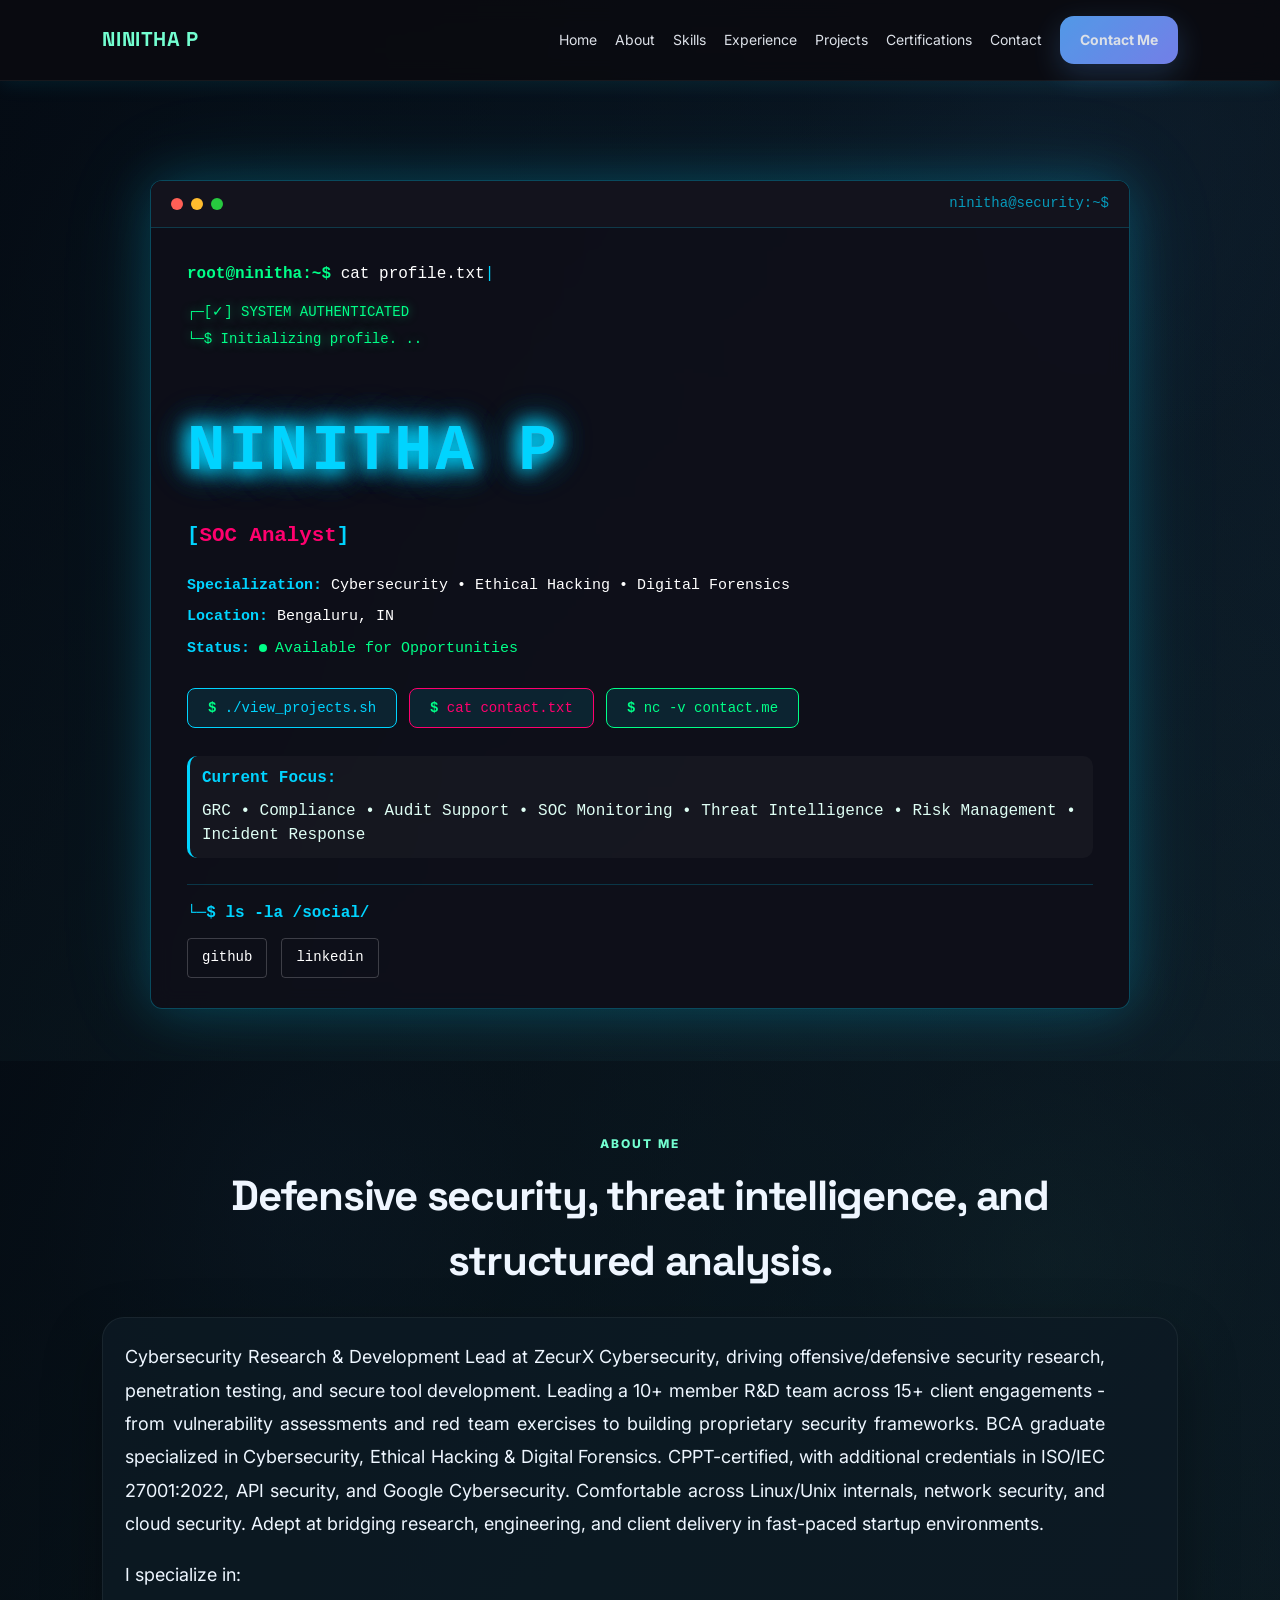
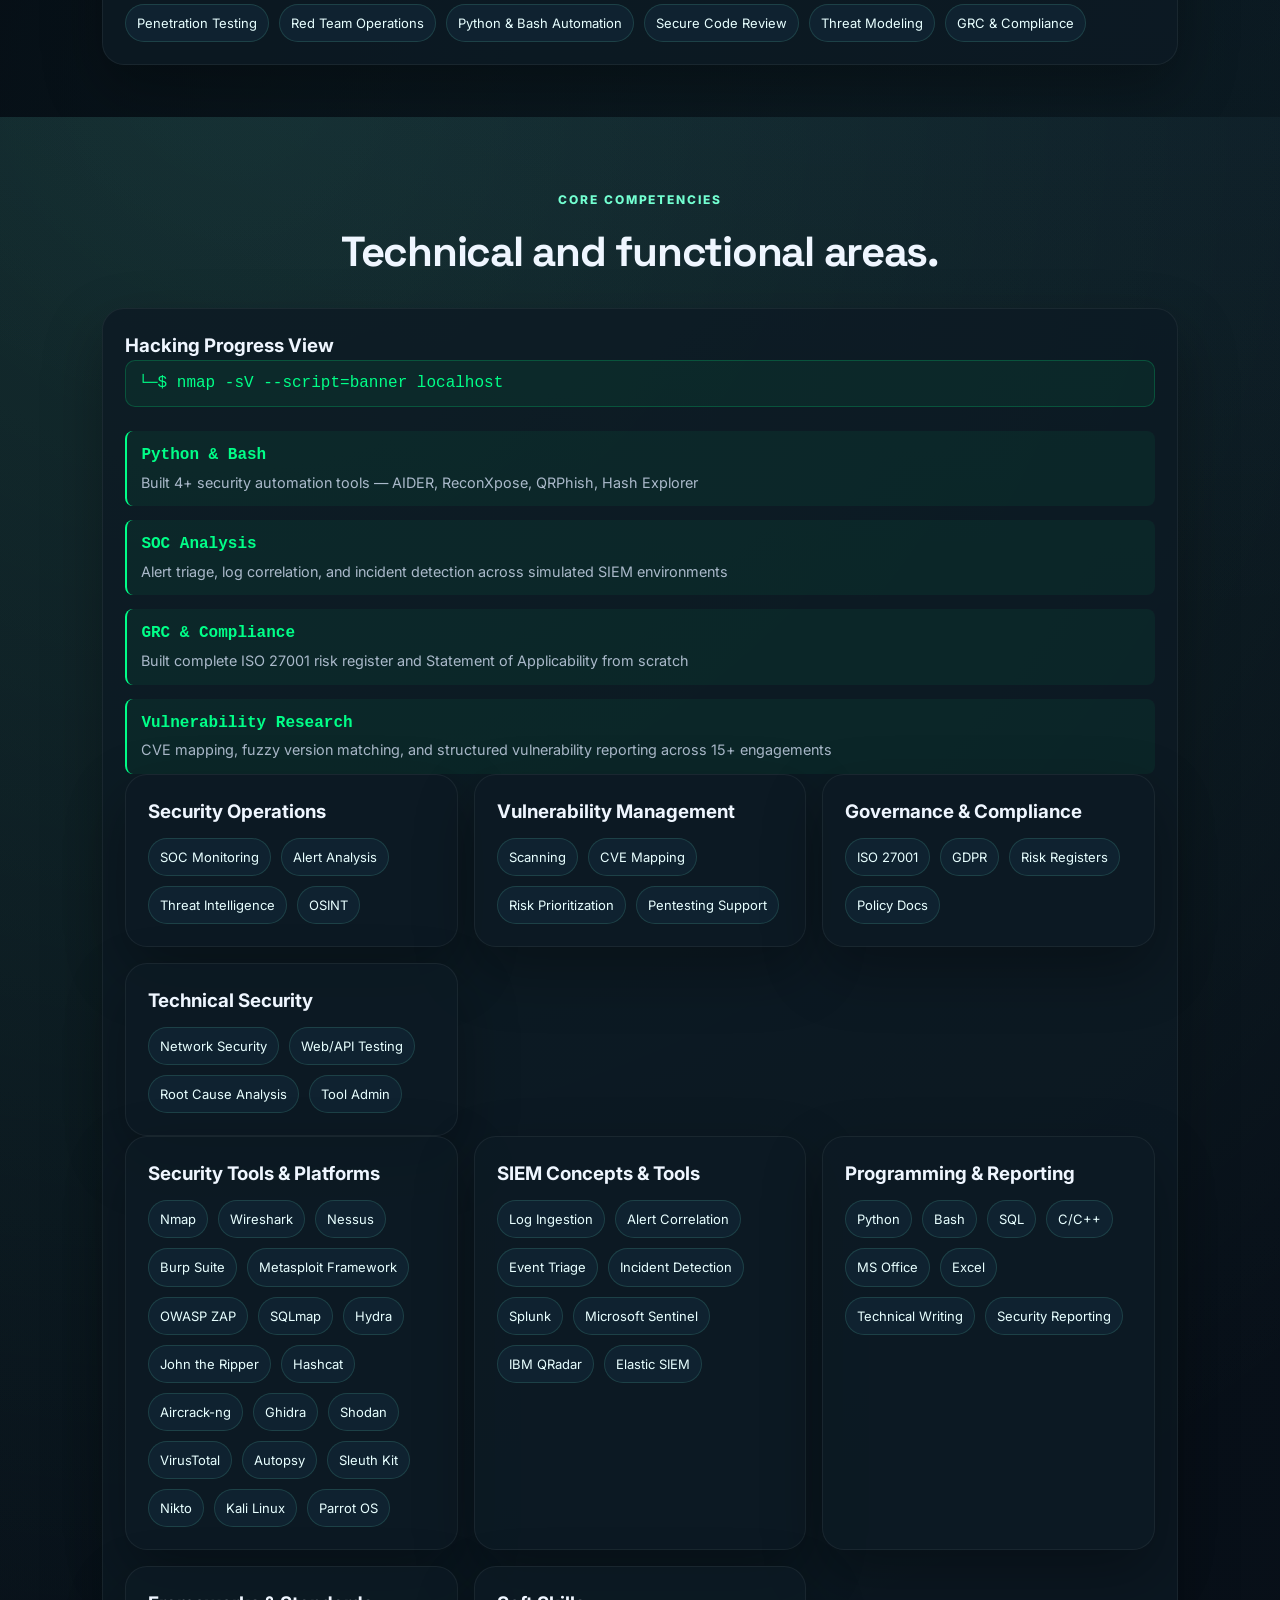
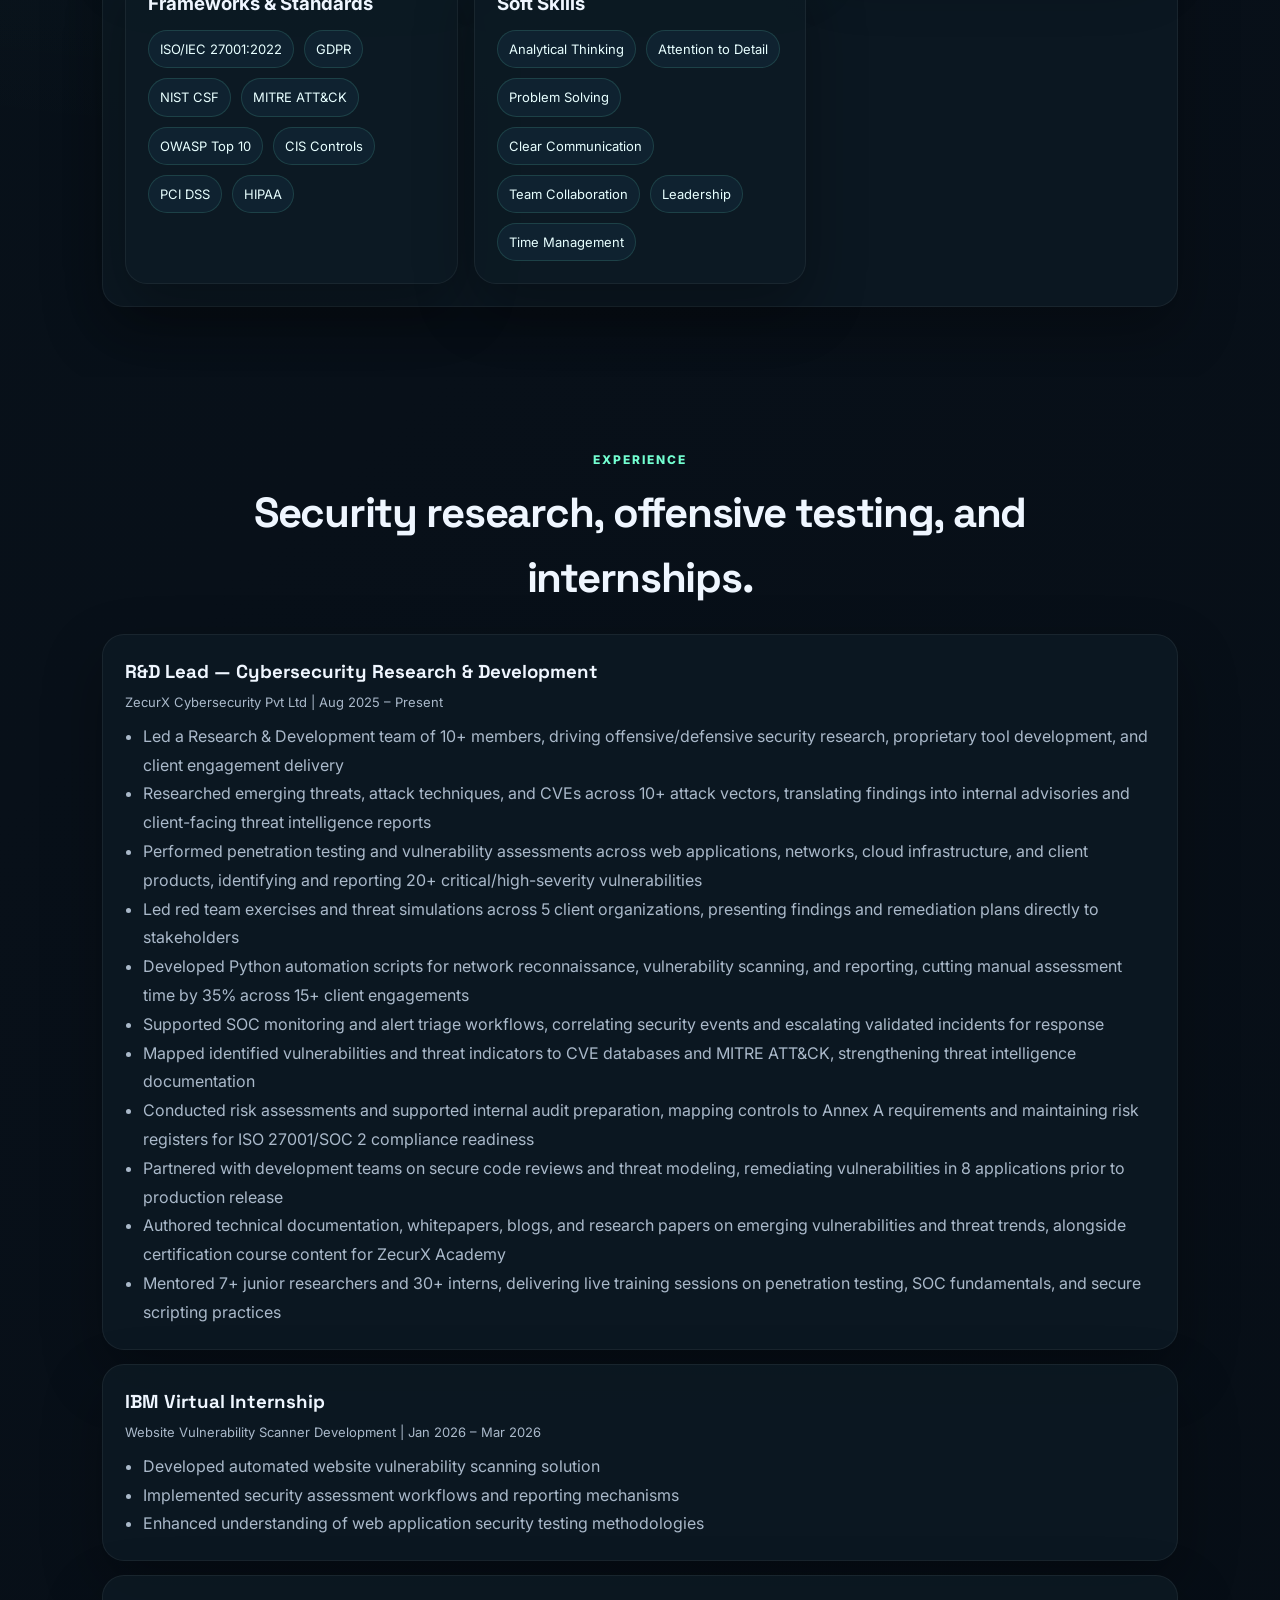
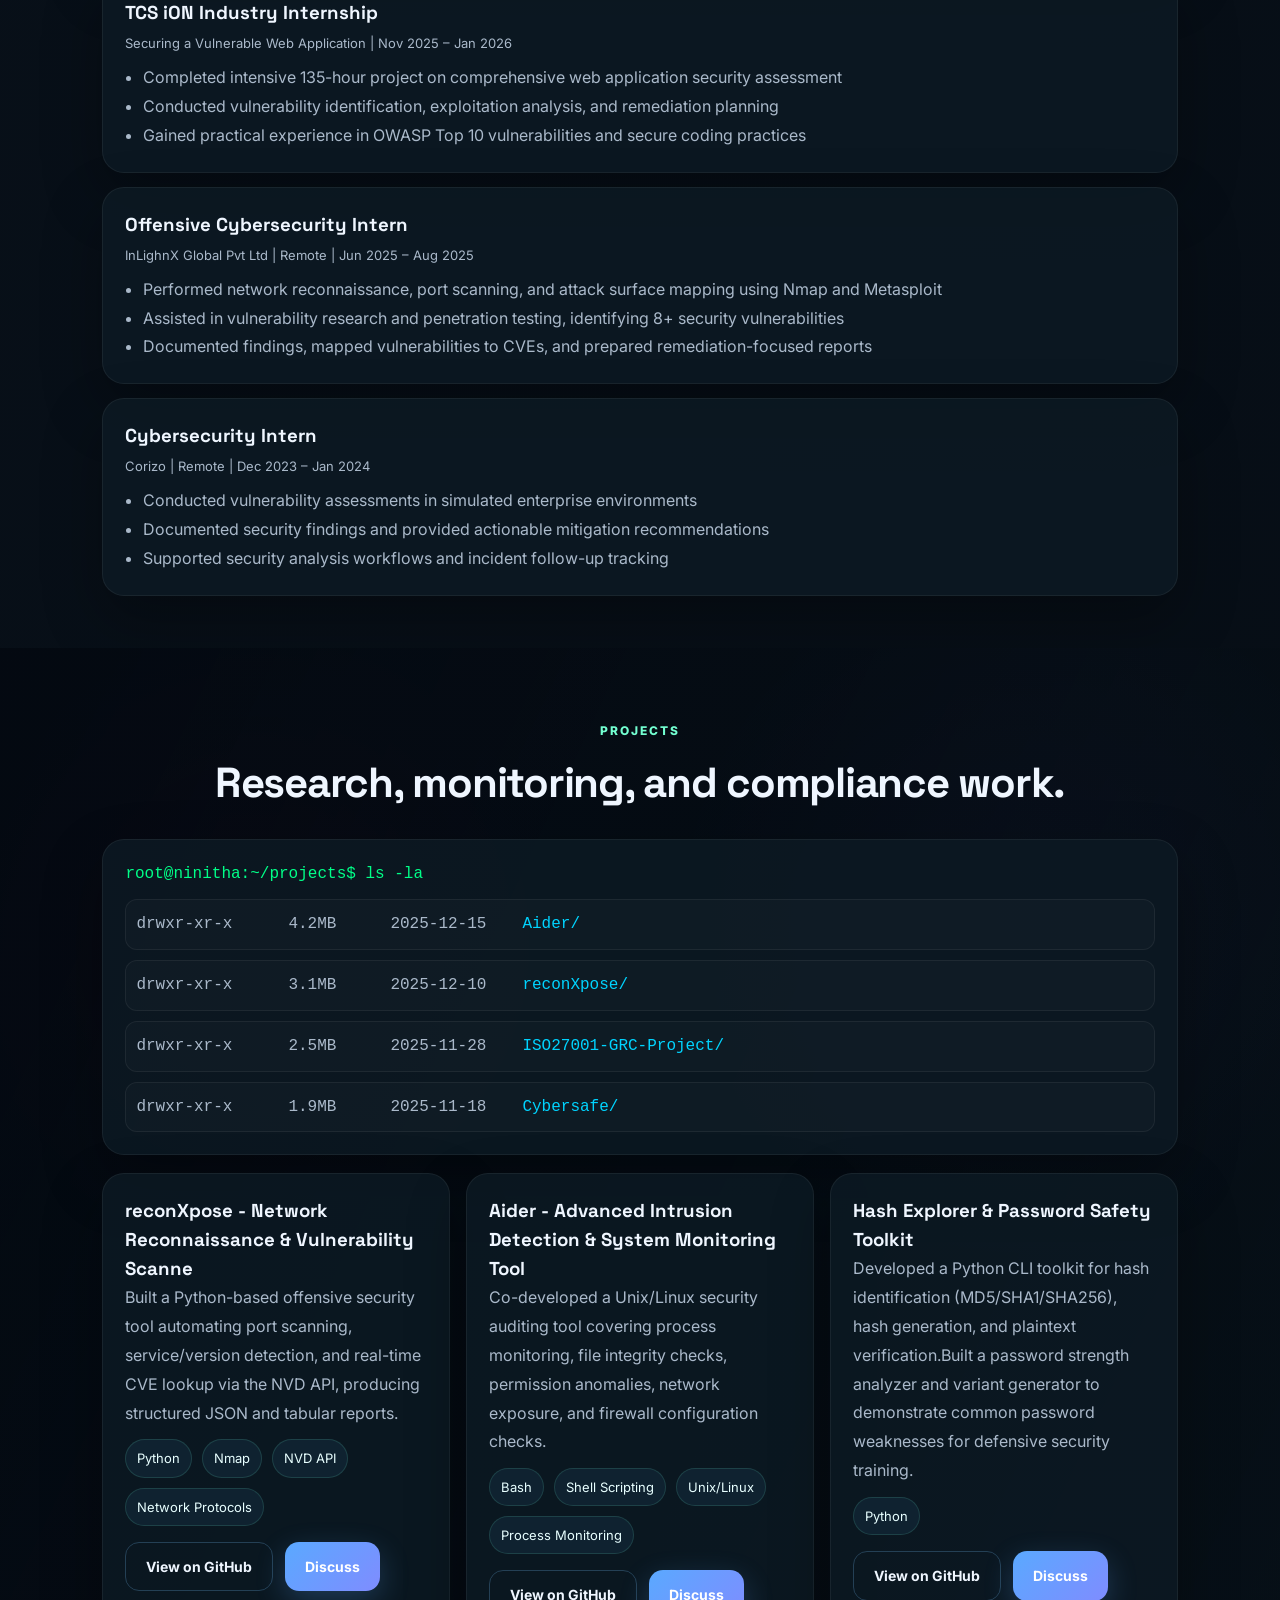
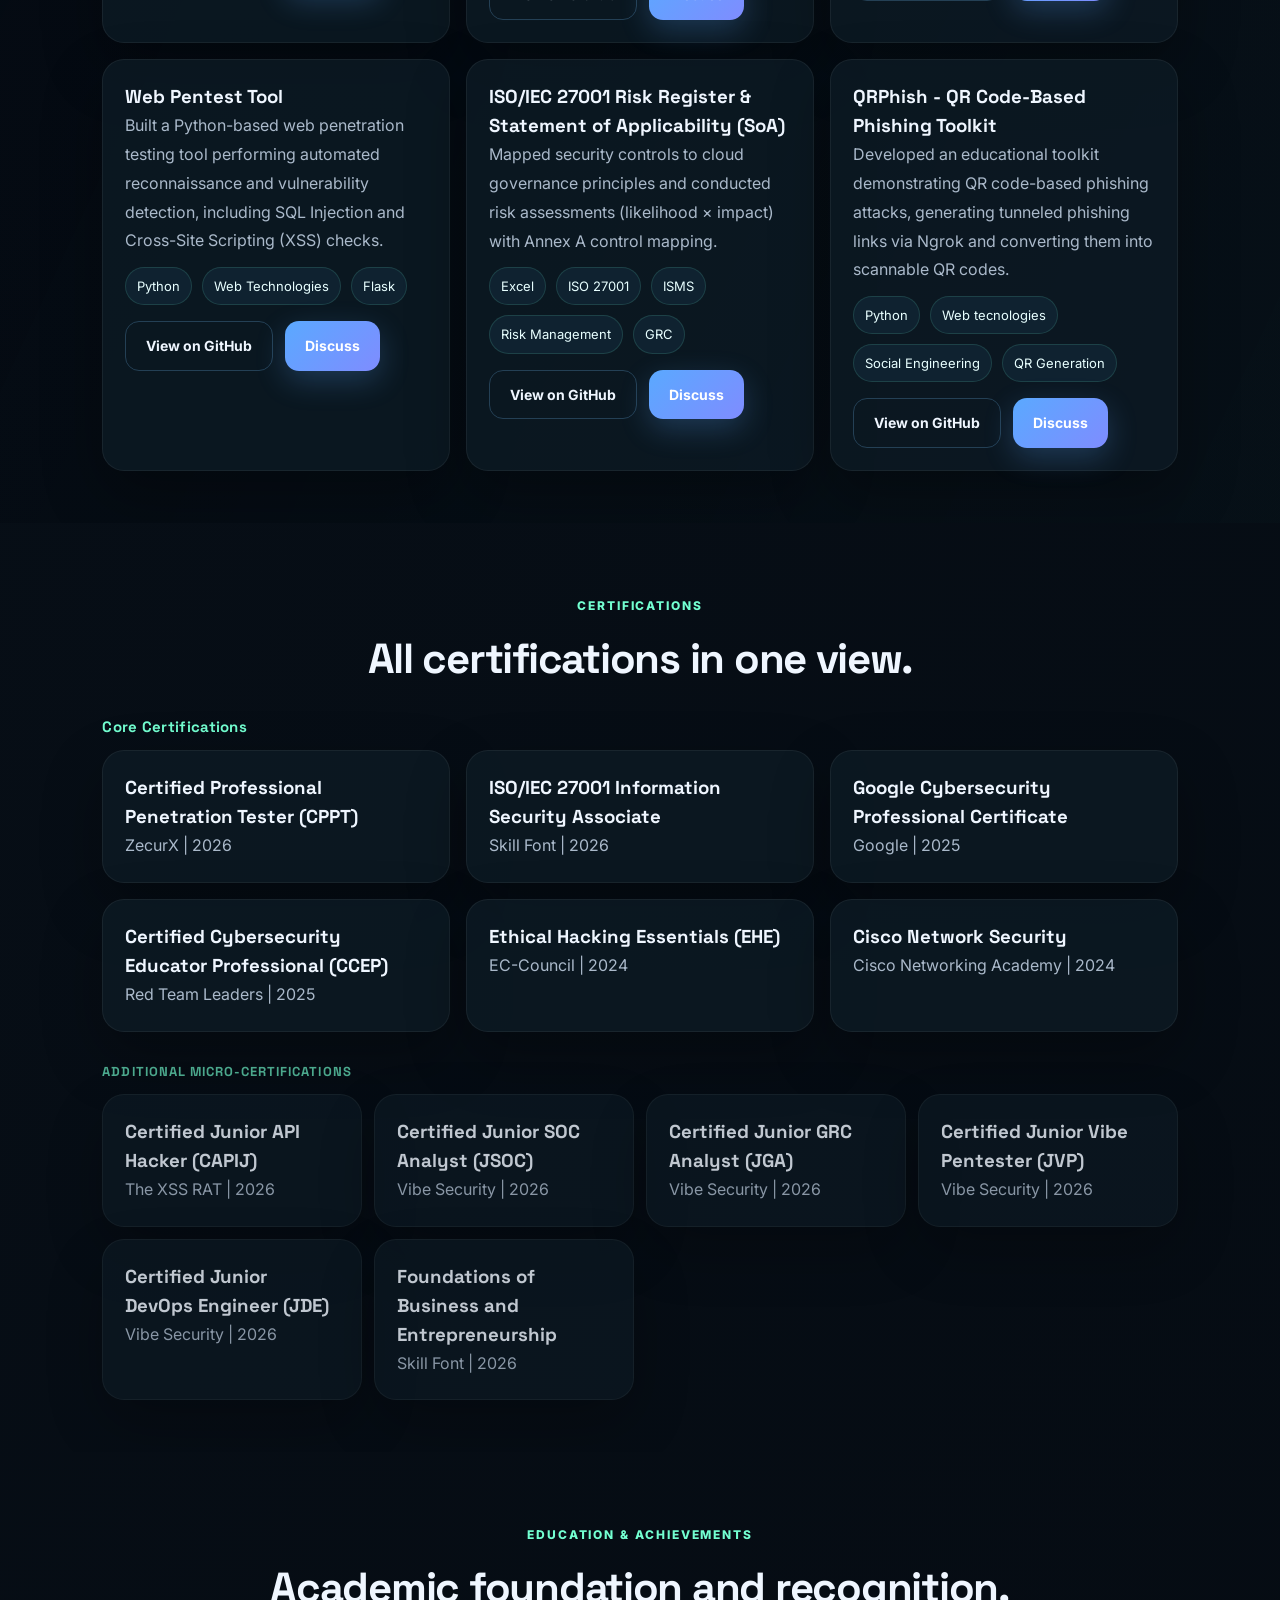
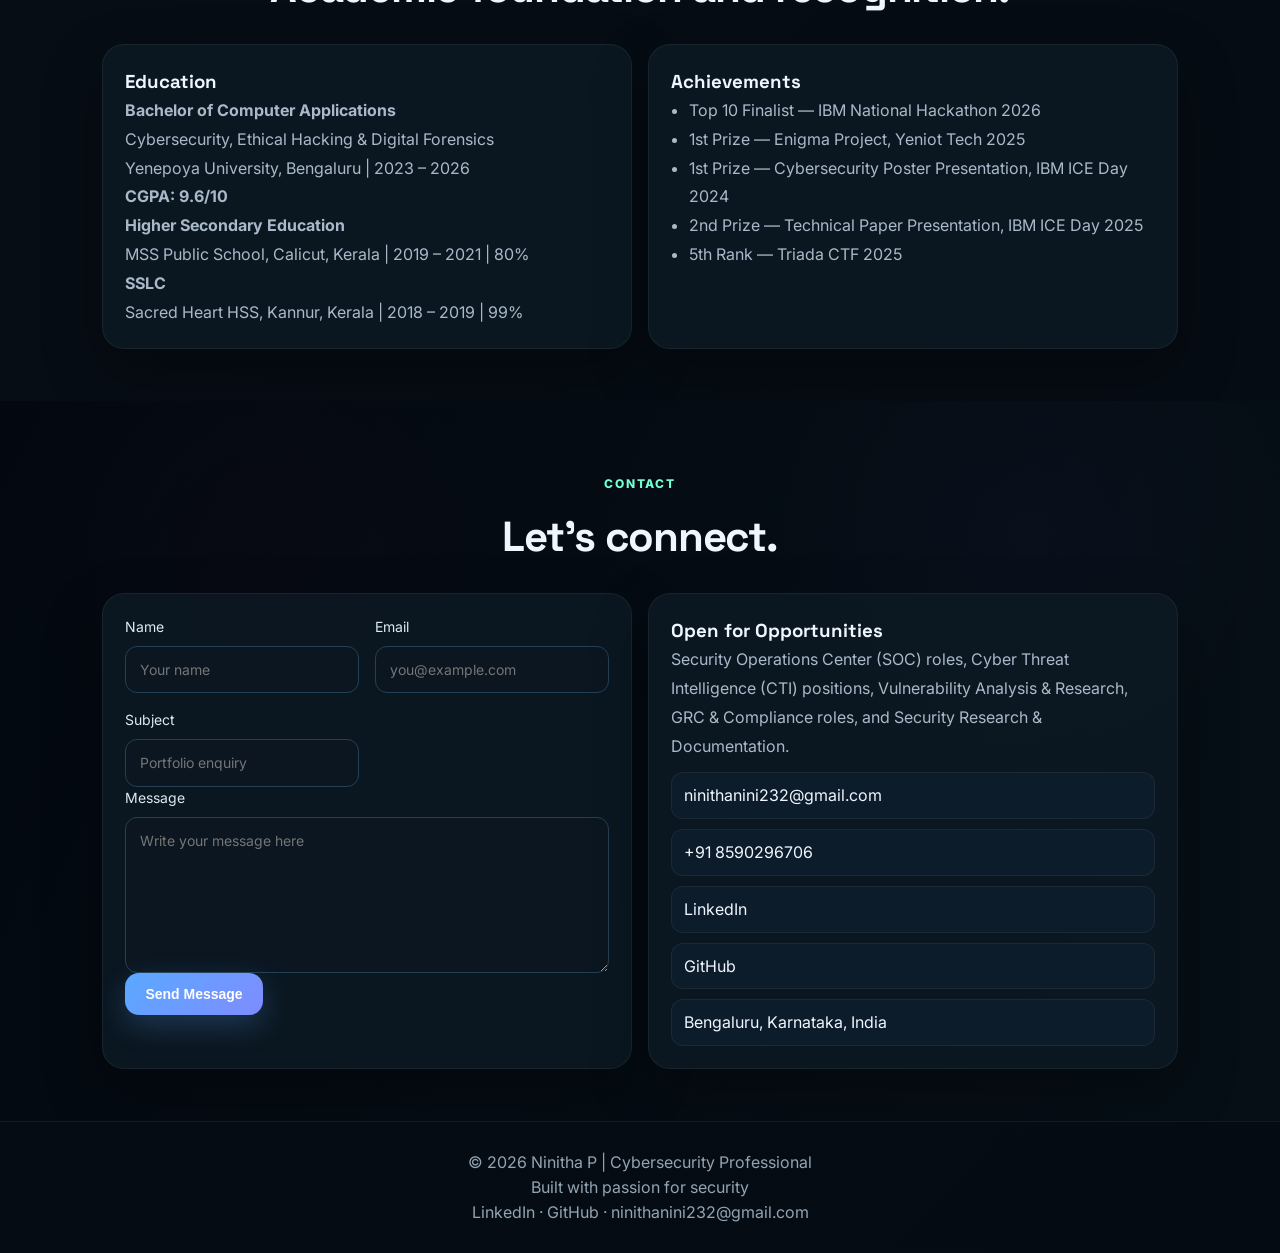
<file: index.html>
<!doctype html>
<html lang="en">
<head>
  <meta charset="utf-8" />
  <meta name="viewport" content="width=device-width, initial-scale=1" />
  <title>Ninitha P | Cybersecurity Professional</title>
  <meta name="description" content="Ninitha P - Cybersecurity Professional focused on SOC, threat intelligence, GRC, vulnerability research, and defensive security." />
  <meta name="theme-color" content="#07131a" />
  <meta property="og:title" content="Ninitha P | Cybersecurity Professional" />
  <meta property="og:description" content="Cybersecurity portfolio showcasing SOC, CTI, GRC, vulnerability research, projects, certifications, and experience." />
  <meta property="og:type" content="website" />
  <link rel="preconnect" href="https://fonts.googleapis.com" />
  <link rel="preconnect" href="https://fonts.gstatic.com" crossorigin />
  <link href="https://fonts.googleapis.com/css2?family=Inter:wght@400;500;600;700;800&family=Space+Grotesk:wght@400;500;700&display=swap" rel="stylesheet" />
  <link rel="stylesheet" href="css/style.css" />
</head>
<body>
  <div class="page-shell">
    <header class="site-header">
      <a class="brand" href="#home">NINITHA P</a>
      <button class="nav-toggle" aria-label="Toggle navigation" aria-expanded="false" aria-controls="primary-nav">☰</button>
      <nav id="primary-nav" class="nav">
        <a href="#home">Home</a>
        <a href="#about">About</a>
        <a href="#skills">Skills</a>
        <a href="#experience">Experience</a>
        <a href="#projects">Projects</a>
        <a href="#certifications">Certifications</a>
        <a href="#contact">Contact</a>
        <a class="button button-primary" href="#contact">Contact Me</a>
      </nav>
    </header>

    <main>
      <section id="home" class="terminal-hero section section-binary reveal">
        <canvas id="matrix-canvas" class="matrix-canvas" aria-hidden="true"></canvas>
        <div class="terminal-window">
          <div class="terminal-header">
            <span class="terminal-dot red"></span>
            <span class="terminal-dot yellow"></span>
            <span class="terminal-dot green"></span>
            <span class="terminal-title">ninitha@security:~$</span>
          </div>
          <div class="terminal-body">
            <p class="terminal-line"><span class="prompt">root@ninitha:~$</span> <span class="typed-text"></span><span class="cursor">|</span></p>
            <div class="output-text">
              <p class="glow-text">┌─[✓] SYSTEM AUTHENTICATED</p>
              <p class="glow-text">└─$ Initializing profile. ..</p>
              <br />
              <h1 class="glitch" data-text="NINITHA P">NINITHA P</h1>
              <h2 class="role-text"><span class="bracket">[</span><span class="rotating-roles"></span><span class="bracket">]</span></h2>
              <p class="bio-line"><span class="key">Specialization:</span> <span class="value">Cybersecurity • Ethical Hacking • Digital Forensics </span></p>
              <p class="bio-line"><span class="key">Location:</span> <span class="value">Bengaluru, IN</span></p>
              <p class="bio-line"><span class="key">Status:</span> <span class="value status-active">Available for Opportunities</span></p>
            </div>
            <div class="terminal-commands">
              <button class="cmd-btn" onclick="scrollToSection('projects')"><span class="prompt">$</span> ./view_projects.sh</button>
              <button class="cmd-btn secondary" onclick="window.location.hash='#contact'"><span class="prompt">$</span> cat contact.txt</button>
              <button class="cmd-btn tertiary" onclick="scrollToSection('contact')"><span class="prompt">$</span> nc -v contact.me</button>
            </div>
            <div class="focus-line">
              <span class="key">Current Focus:</span>
              <span class="value">GRC • Compliance • Audit Support • SOC Monitoring • Threat Intelligence • Risk Management • Incident Response</span>
            </div>
            <div class="terminal-footer">
              <p class="footer-line"><span class="key">└─$ ls -la /social/</span></p>
              <div class="social-links">
                <a href="https://github.com/Ninitha-67" target="_blank" rel="noreferrer">github</a>
                <a href="https://linkedin.com/in/ninithap" target="_blank" rel="noreferrer">linkedin</a>
              </div>
            </div>
          </div>
        </div>
      </section>

      <section id="about" class="section section-network reveal">
        <div class="section-heading">
          <p class="eyebrow">About Me</p>
          <h2>Defensive security, threat intelligence, and structured analysis.</h2>
        </div>
      <div class="glass content-box">
          <p class="about-highlight about-justified">Cybersecurity Research & Development Lead at ZecurX Cybersecurity, driving offensive/defensive security research, penetration testing, and secure tool development. Leading a 10+ member R&D team across 15+ client engagements - from vulnerability assessments and red team exercises to building proprietary security frameworks. BCA graduate specialized in Cybersecurity, Ethical Hacking & Digital Forensics. CPPT-certified, with additional credentials in ISO/IEC 27001:2022, API security, and Google Cybersecurity. Comfortable across Linux/Unix internals, network security, and cloud security. Adept at bridging research, engineering, and client delivery in fast-paced startup environments.</p>
          <p class="about-highlight" style="margin-top:18px">I specialize in:</p>
          <div class="tag-list about-tags">
            <span>Penetration Testing</span>
            <span>Red Team Operations</span>
            <span>Python & Bash Automation</span>
            <span>Secure Code Review</span>
            <span>Threat Modeling</span>
            <span>GRC & Compliance</span>
          </div>
        </div>
      </section>

      <section id="skills" class="section reveal">
        <div class="section-heading">
          <p class="eyebrow">Core Competencies</p>
          <h2>Technical and functional areas.</h2>
        </div>
        <div class="glass" style="margin:0 auto 18px;max-width:1100px">
          <h3>Hacking Progress View</h3>
          <div class="skill-hack">
            <div class="hack-header">└─$ nmap -sV --script=banner localhost</div>
            <div class="skill-proof-list">
              <div class="skill-proof-item">
                <span class="skill-proof-title">Python &amp; Bash</span>
                <span class="skill-proof-desc">Built 4+ security automation tools — AIDER, ReconXpose, QRPhish, Hash Explorer</span>
              </div>
              <div class="skill-proof-item">
                <span class="skill-proof-title">SOC Analysis</span>
                <span class="skill-proof-desc">Alert triage, log correlation, and incident detection across simulated SIEM environments</span>
              </div>
              <div class="skill-proof-item">
                <span class="skill-proof-title">GRC &amp; Compliance</span>
                <span class="skill-proof-desc">Built complete ISO 27001 risk register and Statement of Applicability from scratch</span>
              </div>
              <div class="skill-proof-item">
                <span class="skill-proof-title">Vulnerability Research</span>
                <span class="skill-proof-desc">CVE mapping, fuzzy version matching, and structured vulnerability reporting across 15+ engagements</span>
              </div>
            </div>
          </div>
        <div class="grid cards-4">
          <article class="glass skill-card">
            <h3>Security Operations</h3>
            <div class="tag-list"><span>SOC Monitoring</span><span>Alert Analysis</span><span>Threat Intelligence</span><span>OSINT</span></div>
          </article>
          <article class="glass skill-card">
            <h3>Vulnerability Management</h3>
            <div class="tag-list"><span>Scanning</span><span>CVE Mapping</span><span>Risk Prioritization</span><span>Pentesting Support</span></div>
          </article>
          <article class="glass skill-card">
            <h3>Governance & Compliance</h3>
            <div class="tag-list"><span>ISO 27001</span><span>GDPR</span><span>Risk Registers</span><span>Policy Docs</span></div>
          </article>
          <article class="glass skill-card">
            <h3>Technical Security</h3>
            <div class="tag-list"><span>Network Security</span><span>Web/API Testing</span><span>Root Cause Analysis</span><span>Tool Admin</span></div>
          </article>
        </div>

        <div class="grid cards-2 tech-blocks">
          <article class="glass">
            <h3>Security Tools & Platforms</h3>
            <div class="tag-list"><span>Nmap</span><span>Wireshark</span><span>Nessus</span><span>Burp Suite</span><span>Metasploit Framework</span><span>OWASP ZAP</span><span>SQLmap</span><span>Hydra</span><span>John the Ripper</span><span>Hashcat</span><span>Aircrack-ng</span><span>Ghidra</span><span>Shodan</span><span>VirusTotal</span><span>Autopsy</span><span>Sleuth Kit</span><span>Nikto</span><span>Kali Linux</span><span>Parrot OS</span></div>
          </article>
          <article class="glass">
            <h3>SIEM Concepts & Tools</h3>
            <div class="tag-list"><span>Log Ingestion</span><span>Alert Correlation</span><span>Event Triage</span><span>Incident Detection</span><span>Splunk</span><span>Microsoft Sentinel</span><span>IBM QRadar</span><span>Elastic SIEM</span></div>
          </article>
          <article class="glass">
            <h3>Programming & Reporting</h3>
            <div class="tag-list"><span>Python</span><span>Bash</span><span>SQL</span><span>C/C++</span><span>MS Office</span><span>Excel</span><span>Technical Writing</span><span>Security Reporting</span></div>
          </article>
          <article class="glass">
            <h3>Frameworks & Standards</h3>
            <div class="tag-list"><span>ISO/IEC 27001:2022</span><span>GDPR</span><span>NIST CSF</span><span>MITRE ATT&CK</span><span>OWASP Top 10</span><span>CIS Controls</span><span>PCI DSS</span><span>HIPAA</span></div>
          </article>
          <article class="glass">
            <h3>Soft Skills</h3>
            <div class="tag-list"><span>Analytical Thinking</span><span>Attention to Detail</span><span>Problem Solving</span><span>Clear Communication</span><span>Team Collaboration</span><span>Leadership</span><span>Time Management</span></div>
          </article>
        </div>
      </section>

      <section id="experience" class="section reveal">
        <div class="section-heading">
          <p class="eyebrow">Experience</p>
          <h2>Security research, offensive testing, and internships.</h2>
        </div>
        <div class="timeline">
          <article class="glass timeline-item">
            <h3>R&D Lead — Cybersecurity Research & Development</h3>
            <p class="meta">ZecurX Cybersecurity Pvt Ltd | Aug 2025 – Present</p>
            <ul>
              <li>Led a Research & Development team of 10+ members, driving offensive/defensive security research, proprietary tool development, and client engagement delivery</li>
              <li>Researched emerging threats, attack techniques, and CVEs across 10+ attack vectors, translating findings into internal advisories and client-facing threat intelligence reports</li>
              <li>Performed penetration testing and vulnerability assessments across web applications, networks, cloud infrastructure, and client products, identifying and reporting 20+ critical/high-severity vulnerabilities</li>
              <li>Led red team exercises and threat simulations across 5 client organizations, presenting findings and remediation plans directly to stakeholders</li>
              <li>Developed Python automation scripts for network reconnaissance, vulnerability scanning, and reporting, cutting manual assessment time by 35% across 15+ client engagements</li>
              <li>Supported SOC monitoring and alert triage workflows, correlating security events and escalating validated incidents for response</li>
              <li>Mapped identified vulnerabilities and threat indicators to CVE databases and MITRE ATT&CK, strengthening threat intelligence documentation</li>
              <li>Conducted risk assessments and supported internal audit preparation, mapping controls to Annex A requirements and maintaining risk registers for ISO 27001/SOC 2 compliance readiness</li>
              <li>Partnered with development teams on secure code reviews and threat modeling, remediating vulnerabilities in 8 applications prior to production release</li>
              <li>Authored technical documentation, whitepapers, blogs, and research papers on emerging vulnerabilities and threat trends, alongside certification course content for ZecurX Academy</li>
              <li>Mentored 7+ junior researchers and 30+ interns, delivering live training sessions on penetration testing, SOC fundamentals, and secure scripting practices</li>
            </ul>
          </article>
          <article class="glass timeline-item">
            <h3>IBM Virtual Internship</h3>
            <p class="meta">Website Vulnerability Scanner Development | Jan 2026 – Mar 2026</p>
            <ul>
              <li>Developed automated website vulnerability scanning solution</li>
              <li>Implemented security assessment workflows and reporting mechanisms</li>
              <li>Enhanced understanding of web application security testing methodologies</li>
            </ul>
          </article>
          <article class="glass timeline-item">
            <h3>TCS iON Industry Internship</h3>
            <p class="meta">Securing a Vulnerable Web Application | Nov 2025 – Jan 2026</p>
            <ul>
              <li>Completed intensive 135-hour project on comprehensive web application security assessment</li>
              <li>Conducted vulnerability identification, exploitation analysis, and remediation planning</li>
              <li>Gained practical experience in OWASP Top 10 vulnerabilities and secure coding practices</li>
            </ul>
          </article>
          <article class="glass timeline-item">
            <h3>Offensive Cybersecurity Intern</h3>
            <p class="meta">InLighnX Global Pvt Ltd | Remote | Jun 2025 – Aug 2025</p>
            <ul>
              <li>Performed network reconnaissance, port scanning, and attack surface mapping using Nmap and Metasploit</li>
              <li>Assisted in vulnerability research and penetration testing, identifying 8+ security vulnerabilities</li>
              <li>Documented findings, mapped vulnerabilities to CVEs, and prepared remediation-focused reports</li>
            </ul>
          </article>
          <article class="glass timeline-item">
            <h3>Cybersecurity Intern</h3>
            <p class="meta">Corizo | Remote | Dec 2023 – Jan 2024</p>
            <ul>
              <li>Conducted vulnerability assessments in simulated enterprise environments</li>
              <li>Documented security findings and provided actionable mitigation recommendations</li>
              <li>Supported security analysis workflows and incident follow-up tracking</li>
            </ul>
          </article>
        </div>
      </section>

      <section id="projects" class="section section-code reveal">
        <div class="section-heading">
          <p class="eyebrow">Projects</p>
          <h2>Research, monitoring, and compliance work.</h2>
        </div>
        <div class="glass project-terminal" style="max-width:1100px;margin:0 auto 18px">
          <div class="terminal-prompt">root@ninitha:~/projects$ ls -la</div>
          <div class="project-list">
            <div class="project-item"><span class="permissions">drwxr-xr-x</span><span class="size">4.2MB</span><span class="date">2025-12-15</span><a class="project-link" href="https://github.com/abhi-vmlinuz/Aider" target="_blank" rel="noreferrer">Aider/</a></div>
            <div class="project-item"><span class="permissions">drwxr-xr-x</span><span class="size">3.1MB</span><span class="date">2025-12-10</span><a class="project-link" href="https://github.com/Ninitha-67/reconXpose" target="_blank" rel="noreferrer">reconXpose/</a></div>
            <div class="project-item"><span class="permissions">drwxr-xr-x</span><span class="size">2.5MB</span><span class="date">2025-11-28</span><a class="project-link" href="https://github.com/Ninitha-67/ISO27001-GRC-Project" target="_blank" rel="noreferrer">ISO27001-GRC-Project/</a></div>
            <div class="project-item"><span class="permissions">drwxr-xr-x</span><span class="size">1.9MB</span><span class="date">2025-11-18</span><a class="project-link" href="https://github.com/Ninitha-67/Cybersafe" target="_blank" rel="noreferrer">Cybersafe/</a></div>
          </div>
        </div>
        <div class="grid cards-2 cards-5">
          <article class="glass project-card">
            <h3>reconXpose - Network Reconnaissance & Vulnerability Scanne</h3>
            <p>Built a Python-based offensive security tool automating port scanning, service/version detection, and real-time CVE lookup via the NVD API, producing structured JSON and tabular reports.</p>
            <div class="tag-list"><span>Python</span><span>Nmap</span><span>NVD API</span><span>Network Protocols</span></div>
            <div class="card-actions"><a class="button button-secondary" href="https://github.com/Ninitha-67/reconXpose" target="_blank" rel="noreferrer">View on GitHub</a><a class="button button-primary" href="#contact">Discuss</a></div>
          </article>
          <article class="glass project-card">
            <h3>Aider - Advanced Intrusion Detection & System Monitoring Tool</h3>
            <p>Co-developed a Unix/Linux security auditing tool covering process monitoring, file integrity checks, permission anomalies, network exposure, and firewall configuration checks.</p>
            <div class="tag-list"><span>Bash</span><span>Shell Scripting</span><span>Unix/Linux</span><span>Process Monitoring</span></div>
            <div class="card-actions"><a class="button button-secondary" href="https://github.com/Ninitha-67/reconXpose" target="_blank" rel="noreferrer">View on GitHub</a><a class="button button-primary" href="#contact">Discuss</a></div>
          </article>
          <article class="glass project-card">
            <h3>Hash Explorer & Password Safety Toolkit</h3>
            <p>Developed a Python CLI toolkit for hash identification (MD5/SHA1/SHA256), hash generation, and plaintext verification.Built a password strength analyzer and variant generator to demonstrate common password weaknesses for defensive security training. </p>
            <div class="tag-list"><span>Python</span></div>
            <div class="card-actions"><a class="button button-secondary" href="https://github.com/Ninitha-67/hash_explorer" target="_blank" rel="noreferrer">View on GitHub</a><a class="button button-primary" href="#contact">Discuss</a></div>
          </article>
          <article class="glass project-card">
            <h3>Web Pentest Tool</h3>
            <p>Built a Python-based web penetration testing tool performing automated reconnaissance and vulnerability detection, including SQL Injection and Cross-Site Scripting (XSS) checks.</p>
            <div class="tag-list"><span>Python</span><span>Web Technologies</span><span>Flask</span></div>
            <div class="card-actions"><a class="button button-secondary" href="https://github.com/Ninitha-67/webpentest-tool" target="_blank" rel="noreferrer">View on GitHub</a><a class="button button-primary" href="#contact">Discuss</a></div>
          </article>
          <article class="glass project-card">
            <h3>ISO/IEC 27001 Risk Register & Statement of Applicability (SoA)</h3>
            <p>Mapped security controls to cloud governance principles and conducted risk assessments (likelihood × impact) with Annex A control mapping.</p>
            <div class="tag-list"><span>Excel</span><span>ISO 27001</span><span>ISMS</span><span>Risk Management</span><span>GRC</span></div>
            <div class="card-actions"><a class="button button-secondary" href="https://github.com/Ninitha-67/ISO27001-GRC-Project" target="_blank" rel="noreferrer">View on GitHub</a><a class="button button-primary" href="#contact">Discuss</a></div>
          </article>
           <article class="glass project-card">
            <h3>QRPhish - QR Code-Based Phishing Toolkit</h3>
            <p>Developed an educational toolkit demonstrating QR code-based phishing attacks, generating tunneled phishing links via Ngrok and converting them into scannable QR codes.</p>
            <div class="tag-list"><span>Python</span><span>Web tecnologies</span><span>Social Engineering</span><span>QR Generation</span></div>
            <div class="card-actions"><a class="button button-secondary" href="https://github.com/Ninitha-67/QRPhish" target="_blank" rel="noreferrer">View on GitHub</a><a class="button button-primary" href="#contact">Discuss</a></div>
          </article>
        </div>
      </section>

   <section id="certifications" class="section reveal">
        <div class="section-heading">
          <p class="eyebrow">Certifications</p>
          <h2>All certifications in one view.</h2>
        </div>

        <p class="cert-subheading">Core Certifications</p>
        <div class="grid cert-grid">
          <article class="glass cert-card"><h3>Certified Professional Penetration Tester (CPPT)</h3><p>ZecurX | 2026</p></article>
          <article class="glass cert-card"><h3>ISO/IEC 27001 Information Security Associate</h3><p>Skill Font | 2026</p></article>
          <article class="glass cert-card"><h3>Google Cybersecurity Professional Certificate</h3><p>Google | 2025</p></article>
          <article class="glass cert-card"><h3>Certified Cybersecurity Educator Professional (CCEP)</h3><p>Red Team Leaders | 2025</p></article>
          <article class="glass cert-card"><h3>Ethical Hacking Essentials (EHE)</h3><p>EC-Council | 2024</p></article>
          <article class="glass cert-card"><h3>Cisco Network Security</h3><p>Cisco Networking Academy | 2024</p></article>
        </div>

        <p class="cert-subheading cert-subheading-secondary">Additional Micro-Certifications</p>
        <div class="grid cert-grid cert-grid-secondary">
          <article class="glass cert-card cert-card-secondary"><h3>Certified Junior API Hacker (CAPIJ)</h3><p>The XSS RAT | 2026</p></article>
          <article class="glass cert-card cert-card-secondary"><h3>Certified Junior SOC Analyst (JSOC)</h3><p>Vibe Security | 2026</p></article>
          <article class="glass cert-card cert-card-secondary"><h3>Certified Junior GRC Analyst (JGA)</h3><p>Vibe Security | 2026</p></article>
          <article class="glass cert-card cert-card-secondary"><h3>Certified Junior Vibe Pentester (JVP)</h3><p>Vibe Security | 2026</p></article>
          <article class="glass cert-card cert-card-secondary"><h3>Certified Junior DevOps Engineer (JDE)</h3><p>Vibe Security | 2026</p></article>
          <article class="glass cert-card cert-card-secondary"><h3>Foundations of Business and Entrepreneurship</h3><p>Skill Font | 2026</p></article>
        </div>
      </section>

      <section id="education" class="section reveal">
        <div class="section-heading">
          <p class="eyebrow">Education & Achievements</p>
          <h2>Academic foundation and recognition.</h2>
        </div>
        <div class="grid cards-2">
          <article class="glass edu-card">
            <h3>Education</h3>
            <p><strong>Bachelor of Computer Applications</strong><br/>Cybersecurity, Ethical Hacking & Digital Forensics<br/>Yenepoya University, Bengaluru | 2023 – 2026<br/><strong>CGPA: 9.6/10</strong> </p>
            <p><strong>Higher Secondary Education</strong><br/>MSS Public School, Calicut, Kerala | 2019 – 2021 | 80%</p>
            <p><strong>SSLC</strong><br/>Sacred Heart HSS, Kannur, Kerala | 2018 – 2019 | 99%</p>
          </article>
          <article class="glass edu-card">
            <h3>Achievements</h3>
            <ul>
              <li>Top 10 Finalist — IBM National Hackathon 2026</li>
              <li>1st Prize — Enigma Project, Yeniot Tech 2025</li>
              <li>1st Prize — Cybersecurity Poster Presentation, IBM ICE Day 2024</li>
              <li>2nd Prize — Technical Paper Presentation, IBM ICE Day 2025</li>
              <li>5th Rank — Triada CTF 2025</li>
            </ul>
          </article>
        </div>
      </section>

      <section id="contact" class="section section-code reveal">
        <div class="section-heading">
          <p class="eyebrow">Contact</p>
          <h2>Let's connect.</h2>
        </div>
        <div class="grid cards-2">
          <form class="glass contact-form" id="contactForm">
            <div class="field-grid">
              <label>Name<input type="text" name="name" required placeholder="Your name" /></label>
              <label>Email<input type="email" name="email" required placeholder="you@example.com" /></label>
              <label>Subject<input type="text" name="subject" placeholder="Portfolio enquiry" /></label>
            </div>
            <label>Message<textarea name="message" rows="6" required placeholder="Write your message here"></textarea></label>
            <button class="button button-primary" type="submit">Send Message</button>
            <p class="form-note" id="formNote"></p>
          </form>
          <article class="glass contact-card">
            <h3>Open for Opportunities</h3>
            <p>Security Operations Center (SOC) roles, Cyber Threat Intelligence (CTI) positions, Vulnerability Analysis & Research, GRC & Compliance roles, and Security Research & Documentation.</p>
            <div class="contact-list">
              <a href="mailto:ninithanini232@gmail.com">ninithanini232@gmail.com</a>
              <a href="tel:+918590296706">+91 8590296706</a>
              <a href="https://linkedin.com/in/ninithap" target="_blank" rel="noreferrer">LinkedIn</a>
              <a href="https://github.com/Ninitha-67" target="_blank" rel="noreferrer">GitHub</a>
              <span>Bengaluru, Karnataka, India</span>
            </div>
          </article>
        </div>
      </section>
    </main>

    <footer>
      <p>© 2026 Ninitha P | Cybersecurity Professional</p>
      <p>Built with passion for security</p>
      <p><a href="https://linkedin.com/in/ninithap" target="_blank" rel="noreferrer">LinkedIn</a> · <a href="https://github.com/Ninitha-67" target="_blank" rel="noreferrer">GitHub</a> · <a href="mailto:ninithanini232@gmail.com">ninithanini232@gmail.com</a></p>
    </footer>
  </div>

  <script src="js/main.js"></script>
</body>
</html>
</file>
<file: css/style.css>
:root{
  --bg:#07131a;
  --bg2:#0d1a24;
  --panel:rgba(13,26,36,.82);
  --panel2:#102334;
  --text:#eff6ff;
  --muted:#aab9ca;
  --accent:#73ffd1;
  --accent2:#5aa9ff;
  --line:#244055;
  --shadow:0 24px 60px rgba(0,0,0,.3);
}
*{box-sizing:border-box;margin:0;padding:0}
html{scroll-behavior:smooth}
body{
  font-family:Inter,Arial,sans-serif;
  background:
    radial-gradient(circle at 18% 18%,rgba(115,255,209,.12),transparent 22%),
    radial-gradient(circle at 82% 0,rgba(90,169,255,.16),transparent 24%),
    linear-gradient(135deg,var(--bg),#081019 38%,#050b12);
  color:var(--text);
  line-height:1.55;
}
body{padding-top:80px}
a{color:inherit;text-decoration:none}
.page-shell{position:relative;overflow:hidden}
.site-header{
  position:fixed;top:0;left:0;width:100%;z-index:1000;display:flex;justify-content:space-between;align-items:center;
  gap:16px;padding:16px 8%;background:rgba(10,10,15,.95);backdrop-filter:blur(10px);box-shadow:0 2px 20px rgba(0,212,255,.1);border-bottom:1px solid rgba(255,255,255,.06);transition:all .3s ease
}
.site-header.scrolled{padding:10px 8%;box-shadow:0 2px 30px rgba(0,212,255,.2)}
.brand{font-family:'Space Grotesk',Inter,sans-serif;font-weight:800;letter-spacing:.03em;font-size:20px;color:var(--accent)}
.nav{display:flex;align-items:center;gap:18px;flex-wrap:wrap}
.nav a{font-size:14px;color:#f3f8ff;opacity:.9;position:relative}
.nav a:after{content:"";position:absolute;left:0;bottom:-4px;width:0;height:2px;background:var(--accent);transition:.2s}
.nav a:hover:after{width:100%}
.nav-toggle{display:none;background:transparent;border:1px solid var(--line);color:var(--text);padding:8px 10px;border-radius:10px}

.hero,.section{padding:74px 8% 52px;position:relative;overflow:hidden}
.hero{min-height:100vh;display:flex;align-items:center;justify-content:space-between;gap:42px}
.hero::before,.section::before{content:"";position:absolute;inset:0;pointer-events:none;z-index:0}
.section-binary::before{background:linear-gradient(115deg,rgba(3,8,16,.86),rgba(7,19,26,.46)),radial-gradient(circle at 18% 22%,rgba(115,255,209,.06),transparent 18%),radial-gradient(circle at 82% 14%,rgba(90,169,255,.08),transparent 20%)}
.section-network::before{background:linear-gradient(115deg,rgba(3,8,16,.88),rgba(7,19,26,.52)),radial-gradient(circle at 22% 20%,rgba(90,169,255,.14),transparent 22%),radial-gradient(circle at 82% 30%,rgba(115,255,209,.06),transparent 18%)}
.section-code::before{background:linear-gradient(115deg,rgba(3,8,16,.88),rgba(7,19,26,.48)),radial-gradient(circle at 20% 20%,rgba(255,0,110,.08),transparent 20%),radial-gradient(circle at 80% 18%,rgba(139,92,246,.08),transparent 22%)}

.hero-bg{position:absolute;inset:0;z-index:0;pointer-events:none;overflow:hidden}
.hero-bg .layer{position:absolute;background-position:center;background-repeat:no-repeat;background-size:cover;box-shadow:0 20px 80px rgba(0,0,0,.4);filter:contrast(1.08) saturate(1.2) brightness(.78)}
.hero-bg .layer::after{content:"";position:absolute;inset:0;background:linear-gradient(180deg,rgba(3,8,16,.18),rgba(3,8,16,.66));}
.hero-bg .layer.one{left:-6%;top:4%;width:42%;height:82%;border-radius:28px;transform:rotate(-2deg);background-image:url('1cd3f0a778a87c579bd8e5859b69a0c8.jpg');animation:floatBg 16s ease-in-out infinite}
.hero-bg .layer.two{right:2%;top:10%;width:34%;height:72%;border-radius:28px;transform:rotate(3deg);background-image:url('3f1e77feeddfda15e2059114e46c1d96.jpg');animation:floatBg 18s ease-in-out infinite reverse}
@keyframes floatBg{0%,100%{transform:translateY(0) scale(1)}50%{transform:translateY(-8px) scale(1.02)}}

.hero > *, .section > *{position:relative;z-index:1}
.terminal-hero{min-height:100vh;display:flex;align-items:center;justify-content:center;padding:100px 8% 52px}
.terminal-window{max-width:980px;width:100%;background:rgba(15,15,25,.9);border-radius:12px;box-shadow:0 0 50px rgba(0,212,255,.2),0 0 100px rgba(0,212,255,.1);border:1px solid rgba(0,212,255,.3);backdrop-filter:blur(10px);position:relative;overflow:hidden;z-index:1}
.terminal-header{background:rgba(20,20,30,.95);padding:12px 20px;border-bottom:1px solid rgba(0,212,255,.2);display:flex;align-items:center;gap:8px}
.terminal-dot{width:12px;height:12px;border-radius:50%;display:inline-block}
.terminal-dot.red{background:#ff5f56}.terminal-dot.yellow{background:#ffbd2e}.terminal-dot.green{background:#27c93f}
.terminal-title{margin-left:auto;color:rgba(0,212,255,.7);font-family:'Courier New',monospace;font-size:14px}
.terminal-body{padding:34px 36px 30px;font-family:'Courier New',monospace;position:relative}
.terminal-line{color:#00d4ff;margin-bottom:16px;font-size:16px}
.prompt{color:#00ff88;font-weight:bold}
.typed-text{color:#fff}
.cursor{animation:blink 1s infinite;color:#00d4ff}
@keyframes blink{0%,50%{opacity:1}51%,100%{opacity:0}}
.glow-text{color:#00ff88;text-shadow:0 0 10px rgba(0,255,136,.5);margin:5px 0;font-size:14px}
.glitch{font-size:clamp(2.6rem,5vw,4.2rem);font-weight:900;color:#00d4ff;text-shadow:0 0 20px rgba(0,212,255,.8),0 0 40px rgba(0,212,255,.4);margin:22px 0 8px;position:relative;letter-spacing:3px;display:inline-block}
.glitch::before,.glitch::after{content:attr(data-text);position:absolute;top:0;left:0;opacity:.8}
.glitch::before{animation:glitch-1 .3s infinite;color:#ff006e;z-index:-1}.glitch::after{animation:glitch-2 .3s infinite;color:#00ff88;z-index:-2}
@keyframes glitch-1{0%,100%{transform:translate(0)}33%{transform:translate(-2px,2px)}66%{transform:translate(2px,-2px)}}
@keyframes glitch-2{0%,100%{transform:translate(0)}33%{transform:translate(2px,-2px)}66%{transform:translate(-2px,2px)}}
.role-text{font-size:1.3rem;color:#fff;margin:10px 0 22px}.bracket{color:#00d4ff;font-weight:bold}.rotating-roles{color:#ff006e;font-weight:600;transition:opacity .5s}
.name-row{display:flex;align-items:center;justify-content:space-between;gap:24px;flex-wrap:wrap}
.name-text{flex:1;min-width:220px}
.profile-photo{width:140px;height:140px;border-radius:50%;overflow:hidden;border:2px solid #00d4ff;box-shadow:0 0 25px rgba(0,212,255,.35);flex-shrink:0}
.profile-photo img{width:100%;height:100%;object-fit:cover;display:block}
.bio-line{margin:8px 0;font-size:15px}.key{color:#00d4ff;font-weight:bold}.value{color:#fff}.status-active{color:#00ff88}.status-active::before{content:'';width:8px;height:8px;background:#00ff88;border-radius:50%;display:inline-block;margin-right:8px;animation:pulse 2s infinite}
@keyframes pulse{0%,100%{opacity:1;box-shadow:0 0 10px rgba(0,255,136,.8)}50%{opacity:.5;box-shadow:0 0 5px rgba(0,255,136,.4)}}
.terminal-commands{margin:28px 0;display:flex;flex-wrap:wrap;gap:12px}.cmd-btn{background:rgba(0,212,255,.1);border:1px solid #00d4ff;color:#00d4ff;padding:11px 20px;border-radius:8px;font-family:'Courier New',monospace;font-size:14px;cursor:pointer;transition:all .3s ease;position:relative;overflow:hidden}
.cmd-btn::before{content:'';position:absolute;top:0;left:-100%;width:100%;height:100%;background:linear-gradient(90deg,transparent,rgba(0,212,255,.3),transparent);transition:left .5s}.cmd-btn:hover{background:rgba(0,212,255,.2);box-shadow:0 0 20px rgba(0,212,255,.4);transform:translateY(-2px)}.cmd-btn:hover::before{left:100%}
.cmd-btn.secondary{border-color:#ff006e;color:#ff006e}.cmd-btn.secondary:hover{background:rgba(255,0,110,.2);box-shadow:0 0 20px rgba(255,0,110,.4)}.cmd-btn.tertiary{border-color:#00ff88;color:#00ff88}.cmd-btn.tertiary:hover{background:rgba(0,255,136,.2);box-shadow:0 0 20px rgba(0,255,136,.4)}
.focus-line{margin-top:14px;padding:10px 12px;border-left:3px solid #00d4ff;background:rgba(255,255,255,.03);border-radius:10px;font-family:'Courier New',monospace;display:flex;gap:8px;flex-wrap:wrap;align-items:center}.focus-line .value{color:#dffef4}
.contact-strip{margin:14px 0 18px;display:flex;flex-wrap:wrap;gap:10px}.contact-strip a,.contact-strip span{padding:8px 12px;border:1px solid rgba(255,255,255,.12);border-radius:999px;background:rgba(255,255,255,.03);font-size:13px;color:#e8ffff}
.terminal-footer{margin-top:26px;padding-top:16px;border-top:1px solid rgba(0,212,255,.2)}.footer-line{color:#00d4ff;margin-bottom:12px}.social-links{display:flex;gap:14px;flex-wrap:wrap}.social-links a{color:#fff;text-decoration:none;padding:8px 14px;border:1px solid rgba(255,255,255,.2);border-radius:4px;transition:all .3s ease;font-size:14px}.social-links a:hover{border-color:#00d4ff;color:#00d4ff;box-shadow:0 0 15px rgba(0,212,255,.3);transform:translateY(-2px)}
.social-links i{margin-right:8px}
.matrix-canvas{position:absolute;inset:0;width:100%;height:100%;opacity:.15;z-index:0}
.threat-indicator{max-width:980px;margin:0 auto 18px;padding:16px 18px;background:rgba(15,15,25,.78);border:1px solid rgba(0,212,255,.25);border-radius:16px;box-shadow:var(--shadow)}
.threat-level{display:flex;justify-content:space-between;align-items:center;gap:12px;color:#00d4ff;font-family:'Courier New',monospace;margin-bottom:10px}.level-text{color:#00ff88}.level-bar{width:100%;height:10px;border-radius:999px;background:rgba(255,255,255,.08);overflow:hidden}.level-fill{height:100%;width:32%;background:linear-gradient(90deg,#00d4ff,#00ff88);border-radius:999px;box-shadow:0 0 12px rgba(0,212,255,.35)}
.skill-hack{display:grid;gap:14px}.hack-header{font-family:'Courier New',monospace;color:#00ff88;background:rgba(0,255,136,.06);border:1px solid rgba(0,255,136,.2);padding:10px 12px;border-radius:10px}
.skill-proof-list{display:grid;gap:14px;margin-top:10px}
.skill-proof-item{display:flex;flex-direction:column;gap:4px;padding:12px 14px;border-left:2px solid #00ff88;background:rgba(0,255,136,.05);border-radius:8px}
.skill-proof-title{font-weight:700;color:#00ff88;font-family:'Courier New',monospace}
.skill-proof-desc{font-size:.9rem;color:var(--muted)}
.project-terminal{font-family:'Courier New',monospace;background:rgba(15,15,25,.78);border:1px solid rgba(0,212,255,.22);border-radius:16px;padding:16px}.terminal-prompt{color:#00ff88;margin-bottom:12px}.project-list{display:grid;gap:10px}.project-item{display:grid;grid-template-columns:140px 90px 120px 1fr;gap:12px;align-items:center;padding:12px 10px;border:1px solid rgba(255,255,255,.06);border-radius:12px;background:rgba(255,255,255,.02)}.project-link{color:#00d4ff}.permissions,.size,.date{color:#aab9ca}
.hero-numbers{position:absolute;inset:0;overflow:hidden;pointer-events:none;z-index:0;opacity:.16;filter:blur(.1px)}
.hero-numbers span{position:absolute;color:rgba(115,255,209,.22);font-weight:800;letter-spacing:.08em;animation:floatNumber 22s linear infinite;user-select:none;text-shadow:0 0 12px rgba(115,255,209,.08)}
.hero-numbers span:nth-child(odd){color:rgba(90,169,255,.18)}
@keyframes floatNumber{from{transform:translateY(22vh) translateX(0) scale(.98);opacity:0}12%{opacity:.55}to{transform:translateY(-125vh) translateX(30px) scale(1.02);opacity:0}}

.hero-left{flex:1;min-width:0}
.hero-right{flex:.72;display:flex;justify-content:center;align-items:center}
.hero-title{font-family:'Space Grotesk',Inter,sans-serif;font-size:clamp(42px,6vw,72px);line-height:1.02;font-weight:800;letter-spacing:-.04em}
.hero-title span{color:var(--accent)}
.hero-subtitle{margin-top:16px;font-size:clamp(22px,3vw,32px);line-height:1.35;color:#bbfcec;font-weight:600}
.hero-text,.hero-description{max-width:760px;margin-top:16px;color:#eef6ff;font-size:16px;line-height:1.8;text-shadow:0 1px 10px rgba(0,0,0,.4)}
.hero-actions,.card-actions{display:flex;gap:12px;flex-wrap:wrap;margin-top:22px}
.button{display:inline-flex;align-items:center;justify-content:center;border:none;cursor:pointer;padding:13px 20px;border-radius:14px;font-size:14px;font-weight:700;transition:.2s;box-shadow:0 10px 30px rgba(90,169,255,.24)}
.button-primary{background:linear-gradient(135deg,var(--accent2),#7f8cff);color:#fff}
.button-secondary{background:transparent;border:1px solid var(--line);color:#eff6ff;box-shadow:none}
.button:hover{transform:translateY(-3px)}

.glass{background:var(--panel);border:1px solid rgba(255,255,255,.06);border-radius:22px;box-shadow:var(--shadow);padding:22px}
.hero-card{width:min(100%,360px);aspect-ratio:1/1;background:linear-gradient(180deg,rgba(12,23,36,.82),rgba(8,16,25,.9));border:1px solid rgba(255,255,255,.06);border-radius:28px;box-shadow:var(--shadow);display:grid;place-items:center;padding:24px}
.hero-card-top{display:flex;align-items:center;gap:8px;color:var(--muted);font-size:13px;position:absolute;top:18px;left:20px}
.status-dot{width:9px;height:9px;border-radius:50%;background:var(--accent);box-shadow:0 0 16px rgba(115,255,209,.55)}
.hero-avatar{width:182px;height:182px;border-radius:34px;background:linear-gradient(135deg,#0c1823,#11283a);border:1px solid rgba(115,255,209,.22);display:grid;place-items:center;box-shadow:0 18px 35px rgba(0,0,0,.35),inset 0 1px 0 rgba(255,255,255,.05);font-size:72px;font-weight:800;letter-spacing:-.06em;color:var(--accent)}
.hero-stats{display:flex;gap:16px;position:absolute;bottom:18px;left:18px;right:18px;justify-content:space-between}
.hero-stats div{background:rgba(7,19,26,.62);border:1px solid rgba(255,255,255,.05);border-radius:14px;padding:10px 12px;min-width:88px;text-align:center}
.hero-stats strong{display:block;font-size:20px}
.hero-stats span{display:block;color:var(--muted);font-size:12px;margin-top:2px}

.eyebrow{color:var(--accent);font-size:12px;font-weight:800;letter-spacing:.16em;text-transform:uppercase}
.section-heading{max-width:900px;margin:0 auto 24px;text-align:center}
.section-heading h2{font-family:'Space Grotesk',Inter,sans-serif;font-size:clamp(28px,4vw,42px);letter-spacing:-.03em;margin-top:10px}
.content-box{max-width:1100px;margin:0 auto}
.about-highlight{font-size:18px;line-height:1.85;color:#eef6ff;max-width:980px;margin-bottom:12px}
.about-tags{margin-top:16px}
.about-justified{text-align:justify;text-justify:inter-word}
.split-grid,.grid,.tag-list,.contact-list,.field-grid{display:grid;gap:16px}
.split-grid{grid-template-columns:repeat(auto-fit,minmax(220px,1fr));margin-top:20px}
.grid.cards-4{grid-template-columns:repeat(auto-fit,minmax(250px,1fr))}
.grid.cards-2{grid-template-columns:repeat(auto-fit,minmax(320px,1fr))}
.tag-list{display:flex;flex-wrap:wrap;gap:10px;margin-top:12px}
.tag-list span{padding:8px 11px;border-radius:999px;background:#0f2230;border:1px solid rgba(115,255,209,.14);font-size:13px;color:#e8ffff}
.grid.cert-grid{grid-template-columns:repeat(auto-fit,minmax(260px,1fr))}
.cert-subheading{max-width:1100px;margin:0 auto 12px;font-family:'Space Grotesk',Inter,sans-serif;font-weight:700;font-size:15px;color:var(--accent);letter-spacing:.02em}
.cert-subheading-secondary{margin-top:30px;opacity:.65;font-size:13px;text-transform:uppercase;letter-spacing:.08em}
.cert-card-secondary{opacity:.8}
.grid.cert-grid-secondary{grid-template-columns:repeat(auto-fit,minmax(230px,1fr));gap:12px}
.closing{margin-top:18px}

.timeline{display:grid;gap:14px;max-width:1100px;margin:0 auto}
.timeline-item h3,.project-card h3,.cert-card h3,.edu-card h3,.contact-card h3{font-family:'Space Grotesk',Inter,sans-serif}
.meta{color:var(--muted);font-size:13px;margin:6px 0 10px}
.timeline-item ul,.edu-card ul{padding-left:18px;color:var(--muted);line-height:1.8}

.cards-5 .project-card{min-height:100%}
.project-card p,.cert-card p,.edu-card p,.contact-card p{color:var(--muted);line-height:1.8}
.card-actions{margin-top:16px}

.field-grid{grid-template-columns:repeat(2,minmax(0,1fr))}
.field-grid label,.contact-form label{display:grid;gap:8px;font-size:14px;color:#dfe9f7}
.contact-form input,.contact-form textarea{
  width:100%;padding:12px 14px;border-radius:12px;border:1px solid var(--line);background:#0b1621;color:var(--text);font:inherit;outline:none
}
.contact-form textarea{resize:vertical}
.form-note{margin-top:10px;color:var(--accent)}
.contact-list{grid-template-columns:1fr;gap:10px;margin-top:12px}
.contact-list a,.contact-list span{padding:10px 12px;border:1px solid rgba(255,255,255,.06);border-radius:12px;background:rgba(16,35,52,.5)}

.reveal{opacity:0;transform:translateY(24px);transition:opacity .6s ease, transform .6s ease}
.reveal.visible{opacity:1;transform:translateY(0)}

footer{padding:28px 8%;text-align:center;color:#92a4b4;border-top:1px solid rgba(255,255,255,.06)}

@media (max-width: 860px){
  .site-header{padding:14px 18px;flex-wrap:wrap}
  .name-row{flex-direction:column;text-align:center}
  .profile-photo{width:110px;height:110px}
  .nav-toggle{display:inline-flex}
  .nav{display:none;width:100%;flex-direction:column;align-items:flex-start;padding-top:10px}
  .nav.open{display:flex}
  .hero{padding:54px 18px 40px;flex-direction:column;text-align:center;min-height:auto}
  .hero-right{width:100%}
  .hero-text{margin-left:auto;margin-right:auto}
  .hero-actions{justify-content:center}
  .terminal-window{max-width:340px;margin:0 auto}
  .section{padding:58px 18px}
  .section-heading h2{font-size:32px}
  .field-grid{grid-template-columns:1fr}
  .project-item{grid-template-columns:1fr}
  .skill-row{grid-template-columns:1fr}
}
</file>
